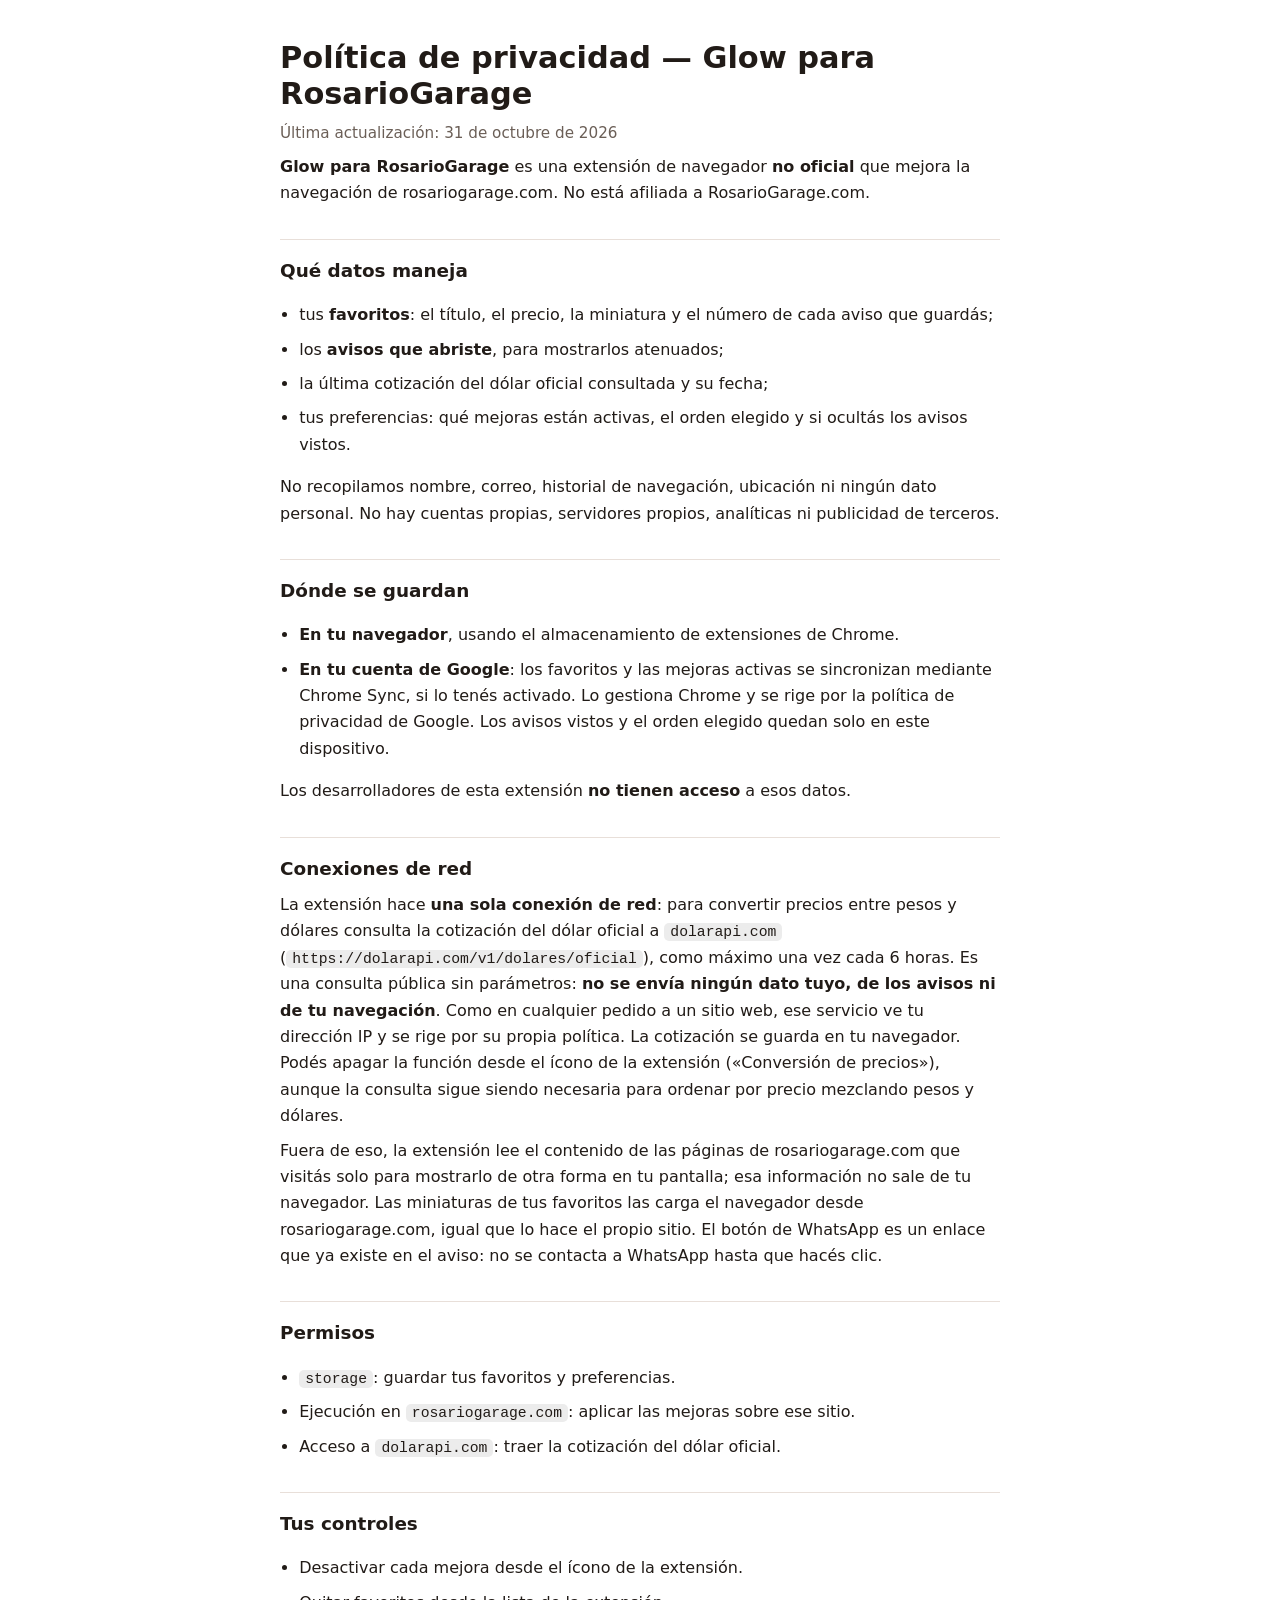
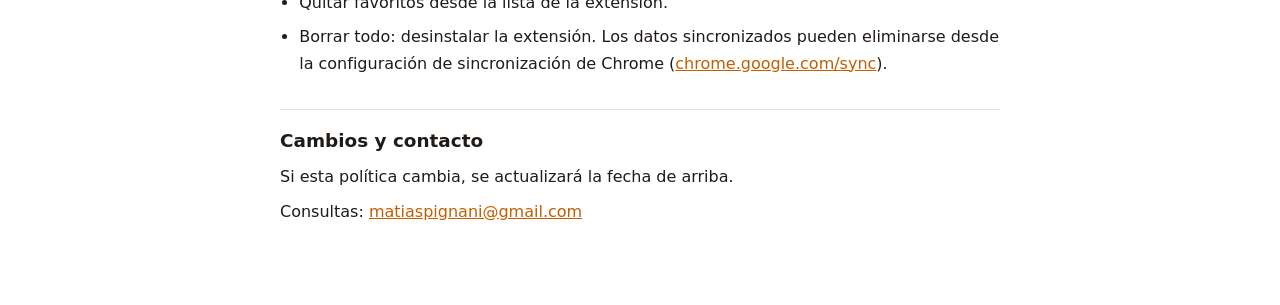
<file: docs/index.html>
<!doctype html>
<html lang="es">
<head>
  <meta charset="utf-8">
  <meta name="viewport" content="width=device-width, initial-scale=1">
  <title>Política de privacidad — Glow para RosarioGarage</title>
  <meta name="description" content="Política de privacidad de la extensión de Chrome Glow para RosarioGarage.">
  <style>
    :root { color-scheme: light dark; --bg: #ffffff; --fg: #211b17; --muted: #6b5f57; --line: #e8dfd9; --accent: #c25e00; }
    @media (prefers-color-scheme: dark) { :root { --bg: #1b1b1b; --fg: #f2f2f2; --muted: #a8a8a8; --line: #333333; --accent: #ff8a1f; } }
    * { box-sizing: border-box; }
    body { margin: 0; background: var(--bg); color: var(--fg); font: 16px/1.65 system-ui, -apple-system, "Segoe UI", Roboto, sans-serif; }
    main { max-width: 760px; margin: 0 auto; padding: 40px 20px 72px; }
    h1 { font-size: 1.9rem; line-height: 1.2; margin: 0 0 6px; }
    h2 { font-size: 1.15rem; margin: 2rem 0 .5rem; padding-top: 1rem; border-top: 1px solid var(--line); }
    p, li { margin: .5rem 0; }
    ul { padding-left: 1.2rem; }
    .meta { color: var(--muted); font-size: .95rem; }
    a { color: var(--accent); }
    code { background: rgba(127, 127, 127, .15); padding: 1px 6px; border-radius: 5px; font-size: .92em; }
  </style>
</head>
<body>
<main>
  <h1>Política de privacidad — Glow para RosarioGarage</h1>
  <p class="meta">Última actualización: 31 de octubre de 2026</p>

  <p><strong>Glow para RosarioGarage</strong> es una extensión de navegador <strong>no oficial</strong> que mejora la navegación de rosariogarage.com. No está afiliada a RosarioGarage.com.</p>

  <h2>Qué datos maneja</h2>
  <ul>
    <li>tus <strong>favoritos</strong>: el título, el precio, la miniatura y el número de cada aviso que guardás;</li>
    <li>los <strong>avisos que abriste</strong>, para mostrarlos atenuados;</li>
    <li>la última cotización del dólar oficial consultada y su fecha;</li></li>
    <li>tus preferencias: qué mejoras están activas, el orden elegido y si ocultás los avisos vistos.</li>
  </ul>
  <p>No recopilamos nombre, correo, historial de navegación, ubicación ni ningún dato personal. No hay cuentas propias, servidores propios, analíticas ni publicidad de terceros.</p>

  <h2>Dónde se guardan</h2>
  <ul>
    <li><strong>En tu navegador</strong>, usando el almacenamiento de extensiones de Chrome.</li>
    <li><strong>En tu cuenta de Google</strong>: los favoritos y las mejoras activas se sincronizan mediante Chrome Sync, si lo tenés activado. Lo gestiona Chrome y se rige por la política de privacidad de Google. Los avisos vistos y el orden elegido quedan solo en este dispositivo.</li>
  </ul>
  <p>Los desarrolladores de esta extensión <strong>no tienen acceso</strong> a esos datos.</p>

  <h2>Conexiones de red</h2>
  <p>La extensión hace <strong>una sola conexión de red</strong>: para convertir precios entre pesos y dólares consulta la cotización del dólar oficial a <code>dolarapi.com</code> (<code>https://dolarapi.com/v1/dolares/oficial</code>), como máximo una vez cada 6 horas. Es una consulta pública sin parámetros: <strong>no se envía ningún dato tuyo, de los avisos ni de tu navegación</strong>. Como en cualquier pedido a un sitio web, ese servicio ve tu dirección IP y se rige por su propia política. La cotización se guarda en tu navegador. Podés apagar la función desde el ícono de la extensión («Conversión de precios»), aunque la consulta sigue siendo necesaria para ordenar por precio mezclando pesos y dólares.</p>
  <p>Fuera de eso, la extensión lee el contenido de las páginas de rosariogarage.com que visitás solo para mostrarlo de otra forma en tu pantalla; esa información no sale de tu navegador. Las miniaturas de tus favoritos las carga el navegador desde rosariogarage.com, igual que lo hace el propio sitio. El botón de WhatsApp es un enlace que ya existe en el aviso: no se contacta a WhatsApp hasta que hacés clic.</p>

  <h2>Permisos</h2>
  <ul>
    <li><code>storage</code>: guardar tus favoritos y preferencias.</li>
    <li>Ejecución en <code>rosariogarage.com</code>: aplicar las mejoras sobre ese sitio.</li>
    <li>Acceso a <code>dolarapi.com</code>: traer la cotización del dólar oficial.</li>
  </ul>

  <h2>Tus controles</h2>
  <ul>
    <li>Desactivar cada mejora desde el ícono de la extensión.</li>
    <li>Quitar favoritos desde la lista de la extensión.</li>
    <li>Borrar todo: desinstalar la extensión. Los datos sincronizados pueden eliminarse desde la configuración de sincronización de Chrome (<a href="https://chrome.google.com/sync" rel="noopener noreferrer">chrome.google.com/sync</a>).</li>
  </ul>

  <h2>Cambios y contacto</h2>
  <p>Si esta política cambia, se actualizará la fecha de arriba.</p>
  <p>Consultas: <a href="mailto:matiaspignani@gmail.com">matiaspignani@gmail.com</a></p>
</main>
</body>
</html>
</file>
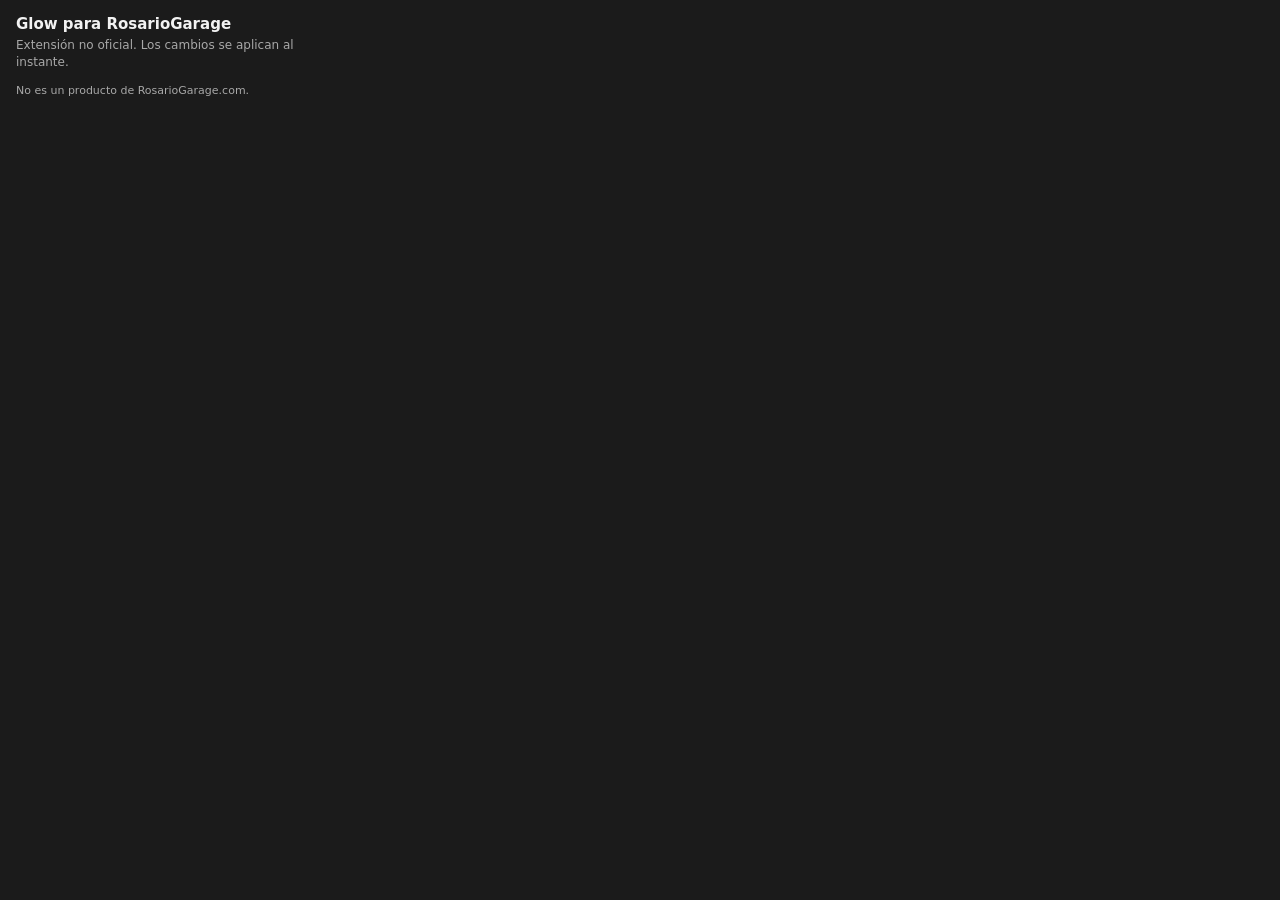
<file: popup.html>
<!doctype html>
<html lang="es">
<head>
  <meta charset="utf-8">
  <meta name="viewport" content="width=device-width, initial-scale=1">
  <title>Glow para RosarioGarage</title>
  <style>
    :root { color-scheme: dark; --bg: #1b1b1b; --fg: #f2f2f2; --muted: #a8a8a8; --accent: #ff8a1f; }
    body { margin: 0; width: 300px; padding: 14px 16px 12px; background: var(--bg); color: var(--fg); font: 14px/1.4 system-ui, sans-serif; }
    h1 { margin: 0 0 2px; font-size: 15px; }
    p { margin: 0 0 12px; color: var(--muted); font-size: 12px; }
    label { display: flex; align-items: flex-start; gap: 10px; padding: 7px 0; cursor: pointer; }
    input { accent-color: var(--accent); margin-top: 3px; }
    small { display: block; color: var(--muted); font-size: 12px; }
    footer { margin-top: 10px; color: var(--muted); font-size: 11px; }
  </style>
</head>
<body>
  <h1>Glow para RosarioGarage</h1>
  <p>Extensión no oficial. Los cambios se aplican al instante.</p>
  <div id="list"></div>
  <footer>No es un producto de RosarioGarage.com.</footer>
  <script src="popup.js"></script>
</body>
</html>
</file>
